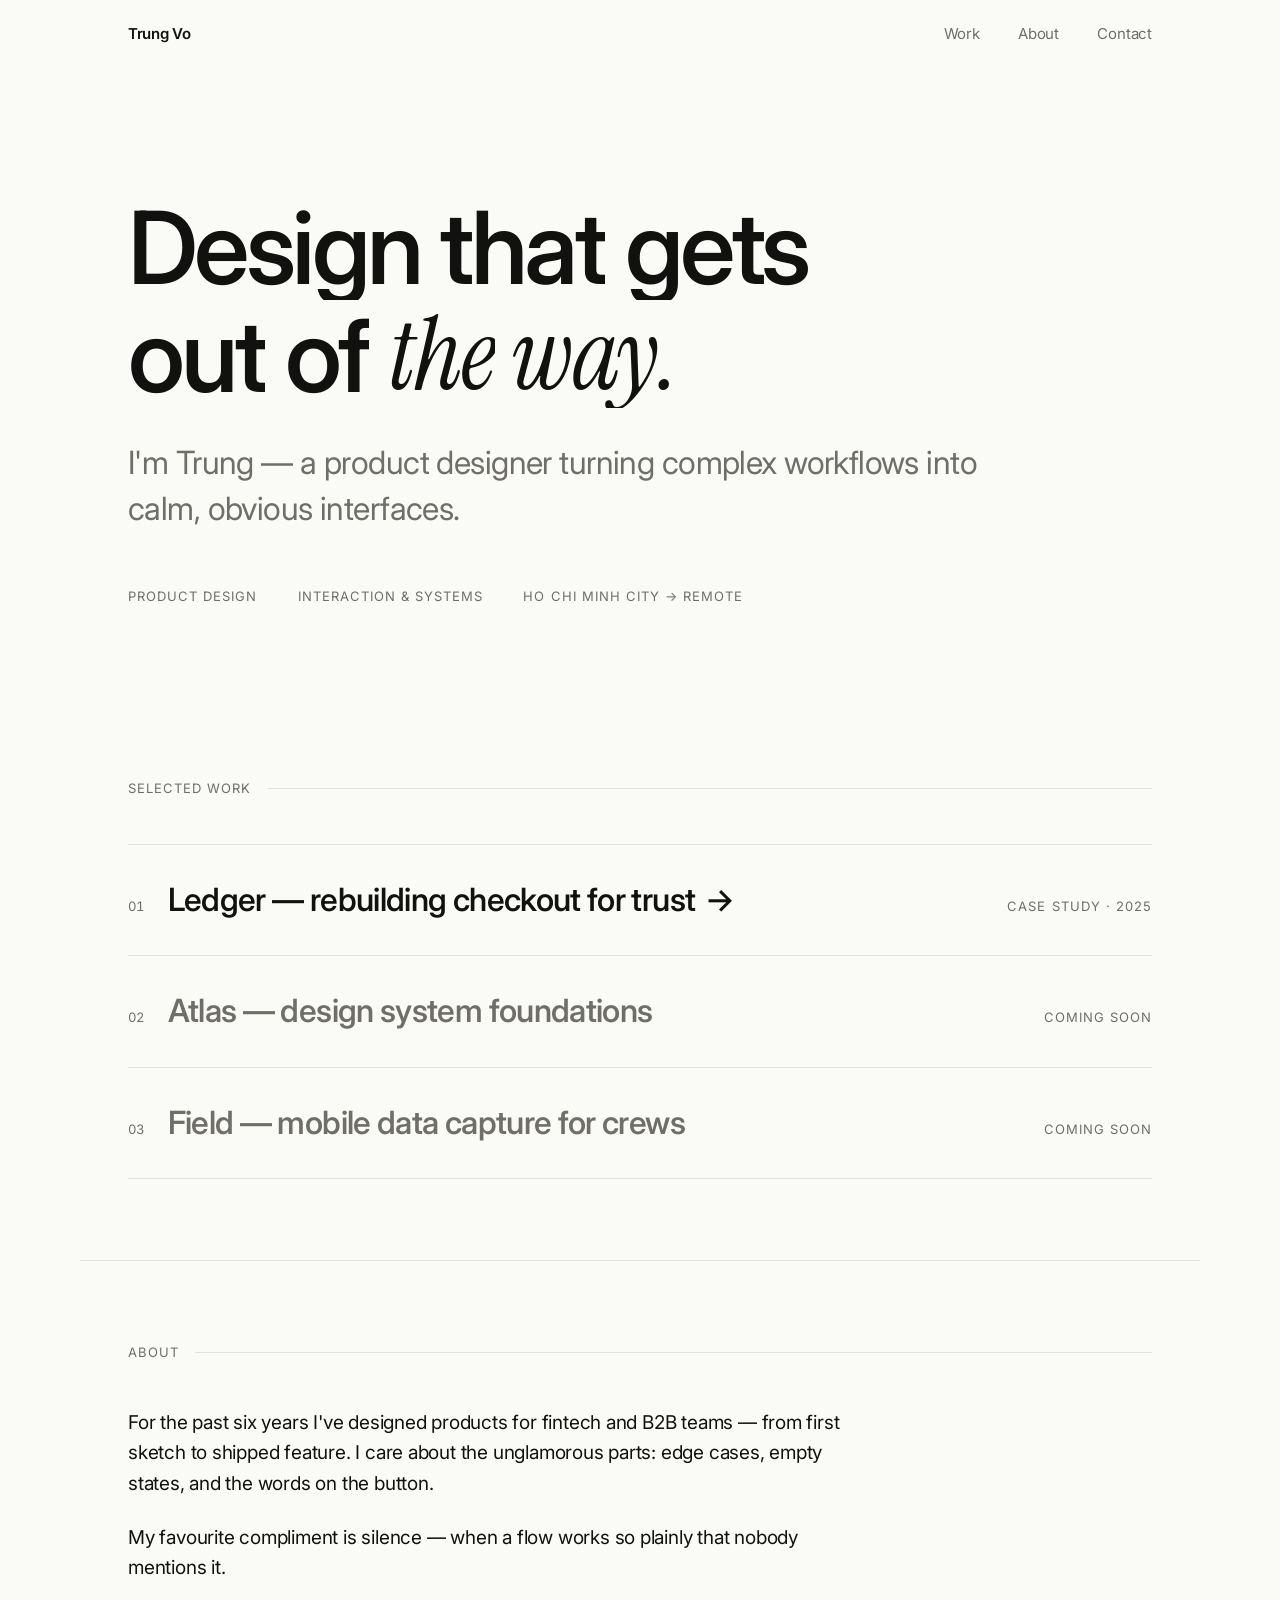
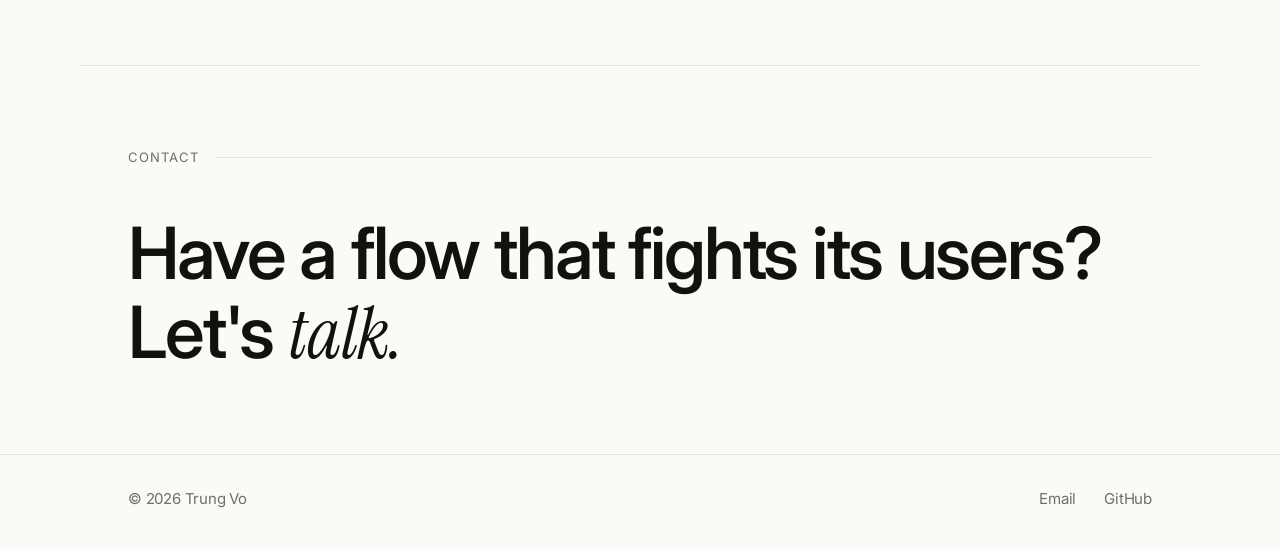
<file: case-study/index.html>
<!doctype html>
<html lang="en">
<head>
  <meta charset="utf-8">
  <meta name="viewport" content="width=device-width, initial-scale=1">
  <meta name="description" content="Trung Vo — product designer crafting calm, useful interfaces. Selected work and case studies.">
  <meta name="view-transition" content="same-origin">
  <title>Trung Vo — Product Designer</title>

  <script>document.documentElement.classList.add("js")</script>

  <link rel="preconnect" href="https://fonts.googleapis.com">
  <link rel="preconnect" href="https://fonts.gstatic.com" crossorigin>
  <link href="https://fonts.googleapis.com/css2?family=Inter:opsz,wght@14..32,400..650&family=Instrument+Serif:ital@1&display=swap" rel="stylesheet">

  <link rel="stylesheet" href="styles.css">
</head>
<body>
  <a class="skip-link" href="#main">Skip to content</a>

  <header class="site-header" data-header>
    <div class="container">
      <a class="wordmark" href="index.html">Trung Vo</a>
      <nav class="site-nav" aria-label="Primary">
        <a class="u-link" href="#work">Work</a>
        <a class="u-link" href="#about">About</a>
        <a class="u-link" href="mailto:trungvanvo.823@gmail.com">Contact</a>
      </nav>
    </div>
  </header>

  <main id="main">

    <section class="hero container">
      <h1 data-split>Design that gets out of <em class="serif">the way.</em></h1>
      <p class="lede" data-split data-delay="0.25">
        I'm Trung — a product designer turning complex workflows into calm, obvious interfaces.
      </p>
      <div class="hero-meta">
        <span data-split data-delay="0.5">Product Design</span>
        <span data-split data-delay="0.56">Interaction &amp; Systems</span>
        <span data-split data-delay="0.62">Ho Chi Minh City → Remote</span>
      </div>
    </section>

    <section class="section container" id="work">
      <p class="kicker" data-reveal>Selected work</p>
      <ul class="work-list">
        <li class="work-row" data-reveal>
          <a href="case-study.html">
            <span class="num">01</span>
            <span class="title">Ledger — rebuilding checkout for trust<span class="arrow" aria-hidden="true">→</span></span>
            <span class="tag">Case study · 2025</span>
          </a>
        </li>
        <li class="work-row is-soon" data-reveal style="--d:.08s">
          <a href="#" aria-disabled="true" tabindex="-1">
            <span class="num">02</span>
            <span class="title">Atlas — design system foundations</span>
            <span class="tag">Coming soon</span>
          </a>
        </li>
        <li class="work-row is-soon" data-reveal style="--d:.16s">
          <a href="#" aria-disabled="true" tabindex="-1">
            <span class="num">03</span>
            <span class="title">Field — mobile data capture for crews</span>
            <span class="tag">Coming soon</span>
          </a>
        </li>
      </ul>
    </section>

    <section class="section container" id="about">
      <p class="kicker" data-reveal>About</p>
      <div class="prose" data-reveal style="--d:.08s">
        <p>
          For the past six years I've designed products for fintech and B2B teams —
          from first sketch to shipped feature. I care about the unglamorous parts:
          edge cases, empty states, and the words on the button.
        </p>
        <p>
          My favourite compliment is silence — when a flow works so plainly
          that nobody mentions it.
        </p>
      </div>
    </section>

    <section class="section container" id="contact">
      <p class="kicker" data-reveal>Contact</p>
      <p class="contact-line" data-reveal style="--d:.08s">
        Have a flow that fights its users?<br>
        <a class="u-link" href="mailto:trungvanvo.823@gmail.com">Let's <em class="serif">talk.</em></a>
      </p>
    </section>

  </main>

  <footer class="site-footer">
    <div class="container">
      <span>© 2026 Trung Vo</span>
      <nav aria-label="Footer">
        <a class="u-link" href="mailto:trungvanvo.823@gmail.com">Email</a>
        <a class="u-link" href="https://github.com/trungvo-ux" rel="noopener">GitHub</a>
      </nav>
    </div>
  </footer>

  <script src="script.js" defer></script>
</body>
</html>
</file>
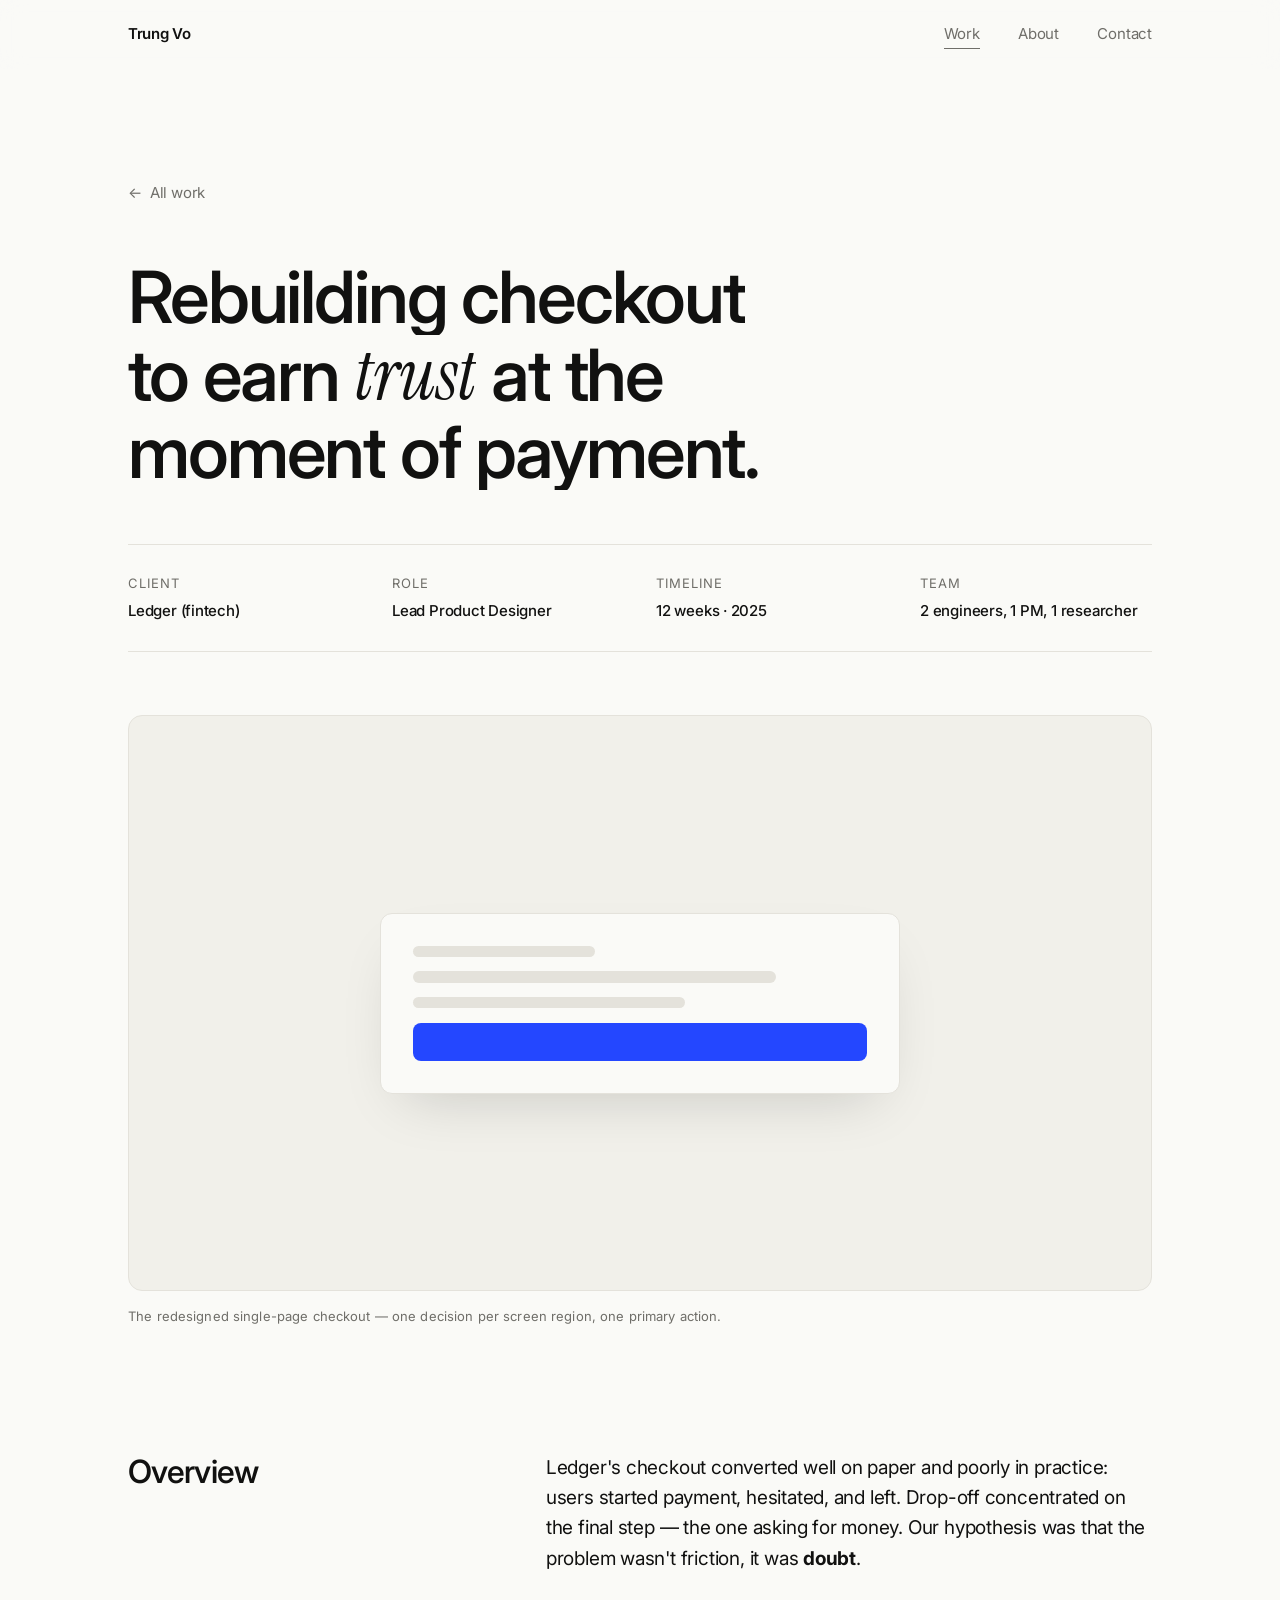
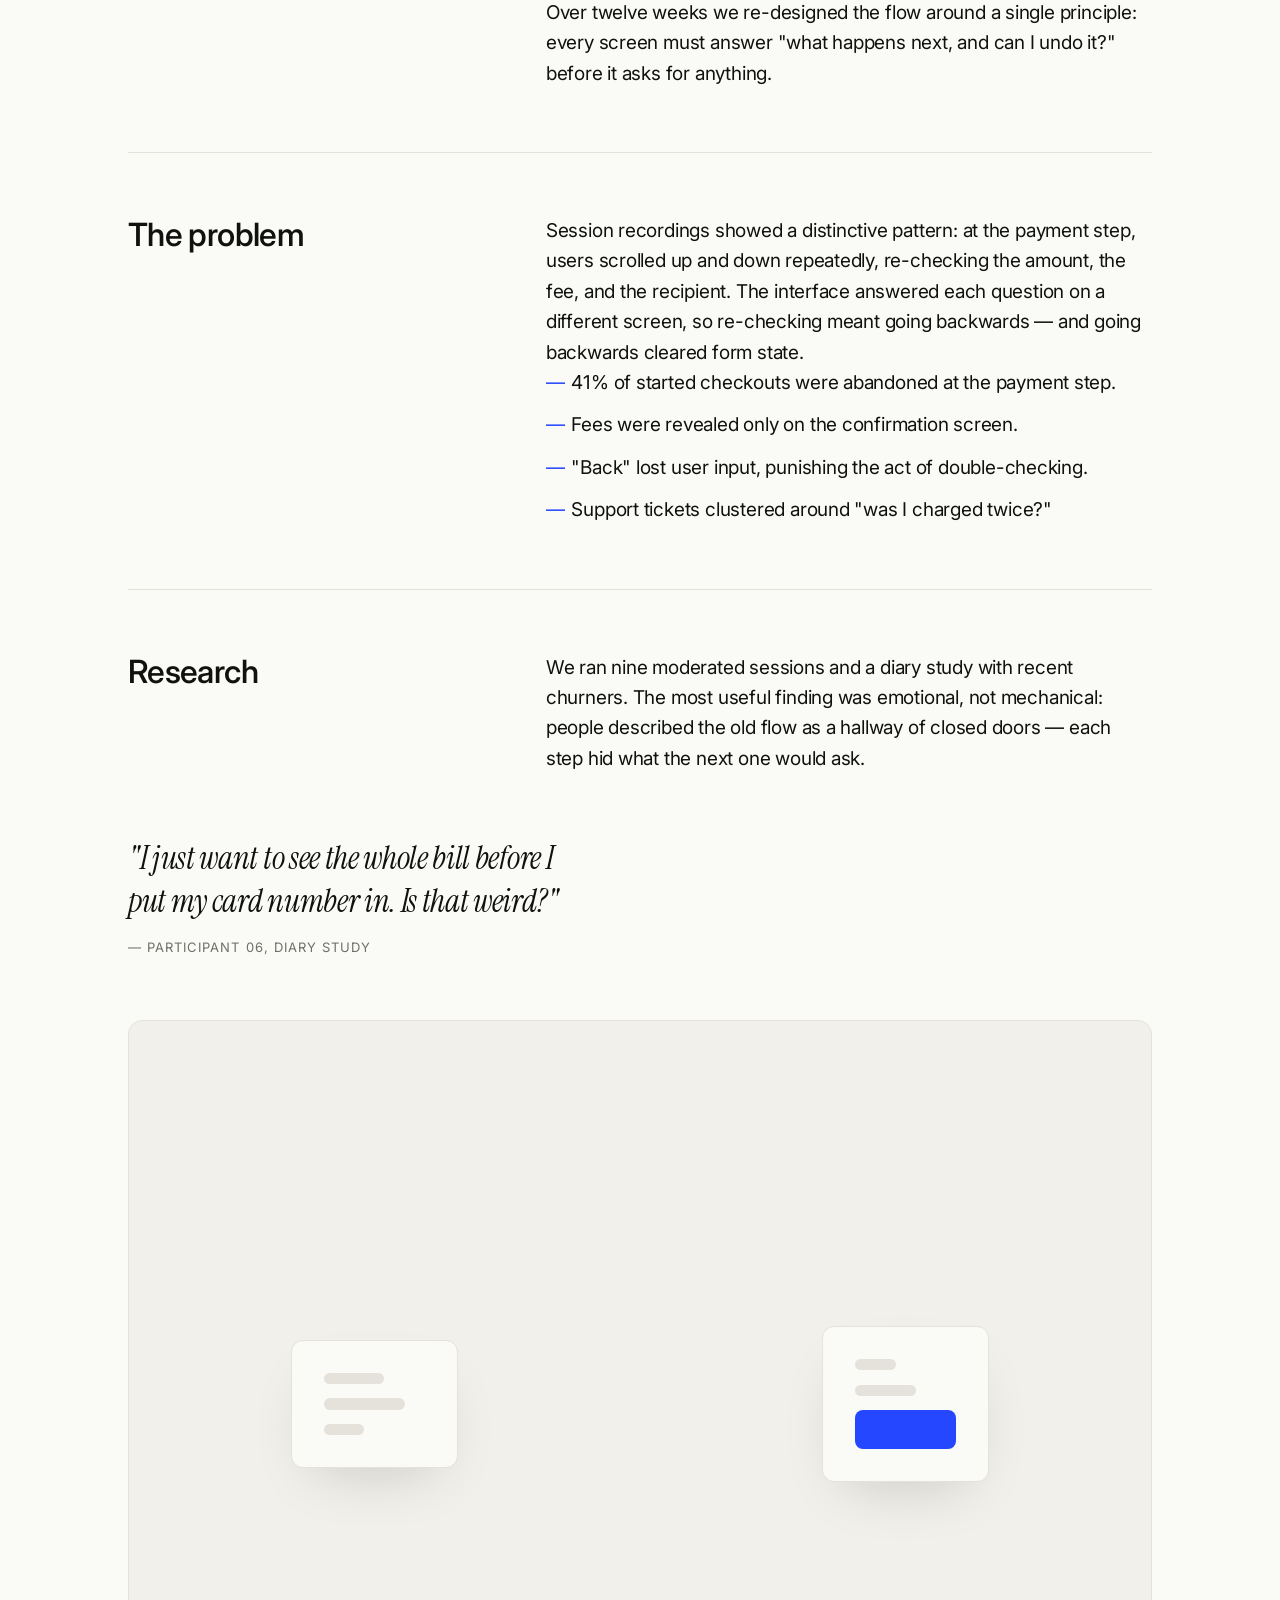
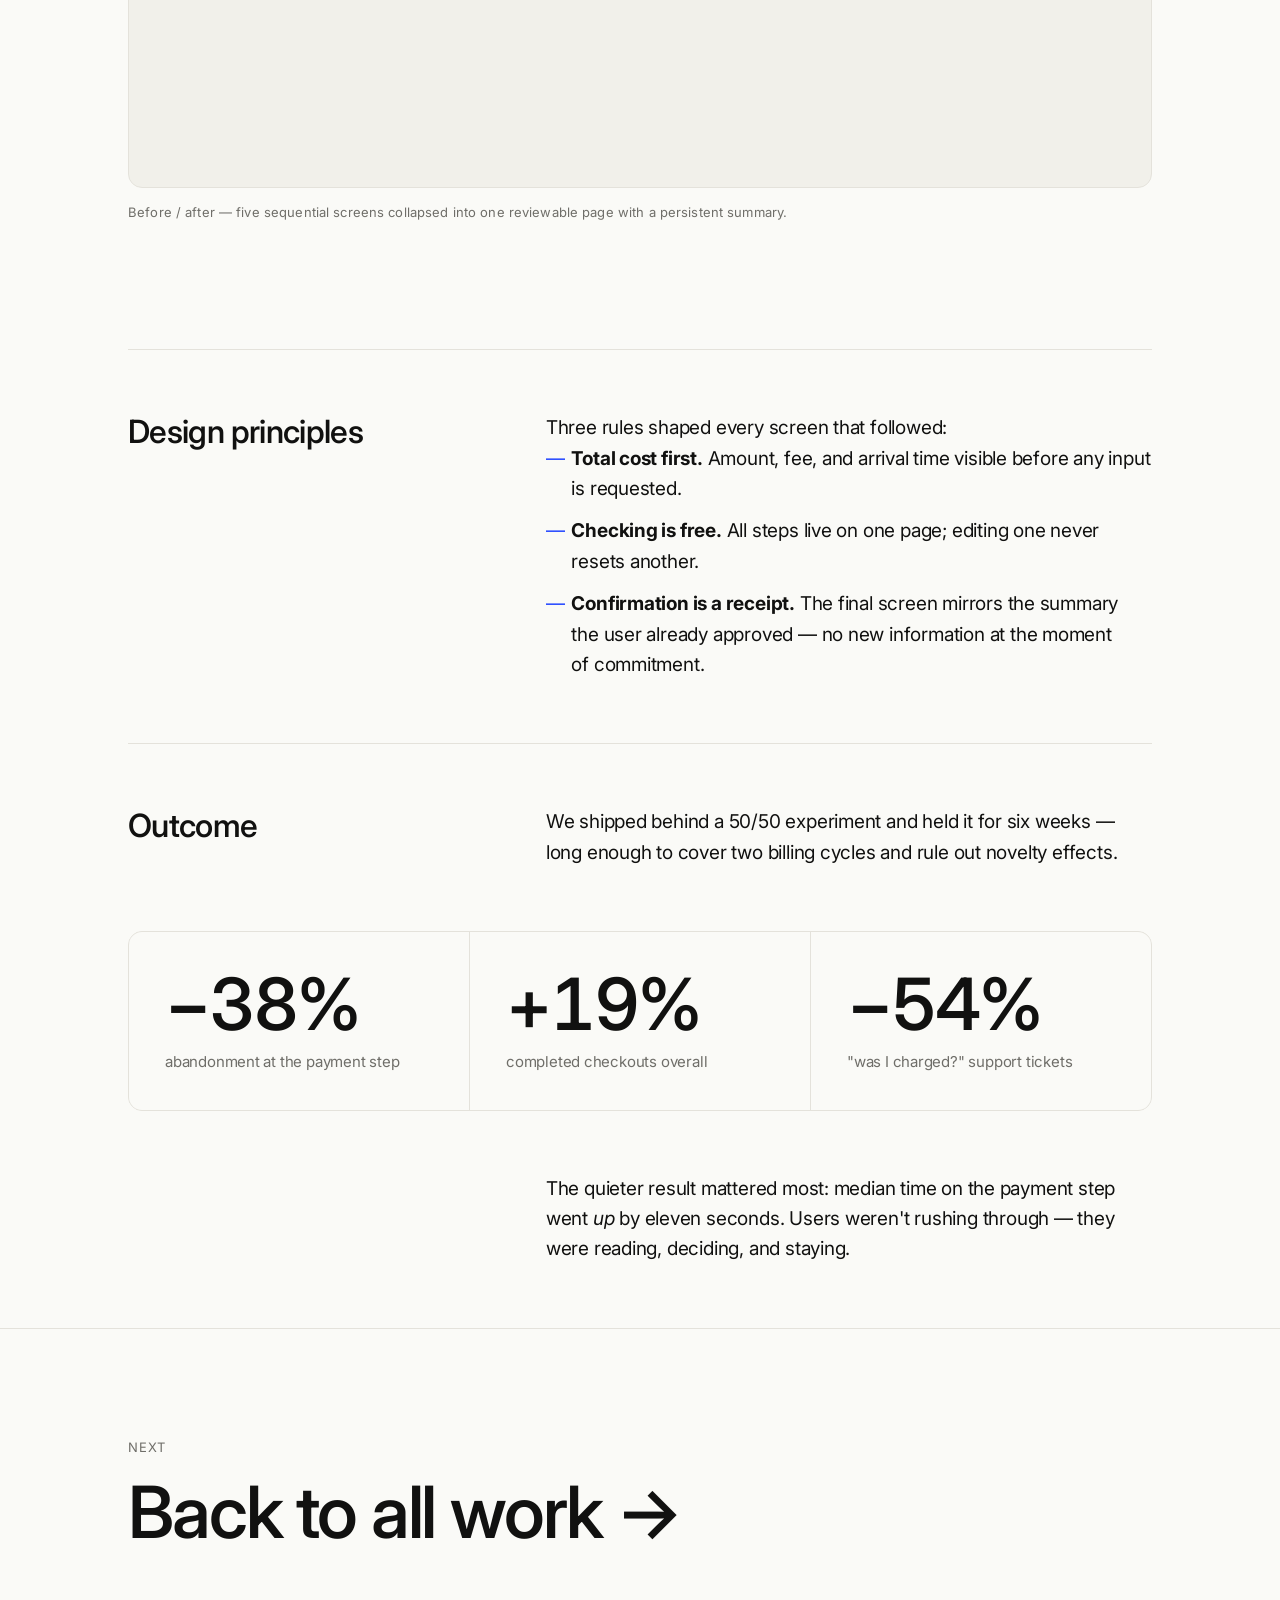
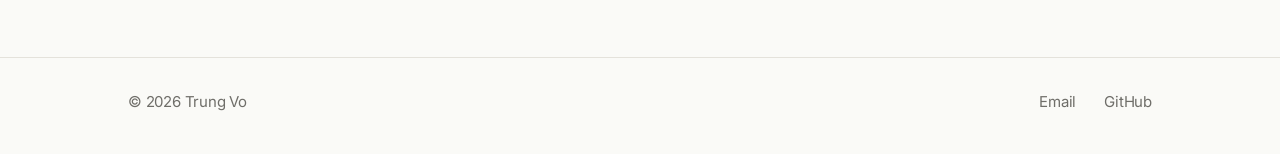
<file: case-study/case-study.html>
<!doctype html>
<html lang="en">
<head>
  <meta charset="utf-8">
  <meta name="viewport" content="width=device-width, initial-scale=1">
  <meta name="description" content="Case study — rebuilding Ledger's checkout to earn trust at the moment of payment. Research, process, and measured results.">
  <meta name="view-transition" content="same-origin">
  <title>Ledger — Rebuilding checkout for trust · Trung Vo</title>

  <script>document.documentElement.classList.add("js")</script>

  <link rel="preconnect" href="https://fonts.googleapis.com">
  <link rel="preconnect" href="https://fonts.gstatic.com" crossorigin>
  <link href="https://fonts.googleapis.com/css2?family=Inter:opsz,wght@14..32,400..650&family=Instrument+Serif:ital@1&display=swap" rel="stylesheet">

  <link rel="stylesheet" href="styles.css">
</head>
<body>
  <a class="skip-link" href="#main">Skip to content</a>
  <div class="progress" data-progress aria-hidden="true"></div>

  <header class="site-header" data-header>
    <div class="container">
      <a class="wordmark" href="index.html">Trung Vo</a>
      <nav class="site-nav" aria-label="Primary">
        <a class="u-link" href="index.html#work" aria-current="page">Work</a>
        <a class="u-link" href="index.html#about">About</a>
        <a class="u-link" href="mailto:trungvanvo.823@gmail.com">Contact</a>
      </nav>
    </div>
  </header>

  <main id="main">

    <header class="cs-hero container">
      <a class="back" href="index.html#work">
        <span aria-hidden="true">←</span> All work
      </a>
      <h1 data-split>Rebuilding checkout to earn <em class="serif">trust</em> at the moment of payment.</h1>

      <dl class="cs-meta" data-reveal>
        <div>
          <dt>Client</dt>
          <dd>Ledger (fintech)</dd>
        </div>
        <div>
          <dt>Role</dt>
          <dd>Lead Product Designer</dd>
        </div>
        <div>
          <dt>Timeline</dt>
          <dd>12 weeks · 2025</dd>
        </div>
        <div>
          <dt>Team</dt>
          <dd>2 engineers, 1 PM, 1 researcher</dd>
        </div>
      </dl>
    </header>

    <div class="container">
      <figure class="figure" data-reveal>
        <div class="frame">
          <div class="mock">
            <div class="card" role="presentation">
              <div class="bar w-40"></div>
              <div class="bar w-80"></div>
              <div class="bar w-60"></div>
              <div class="bar accent"></div>
            </div>
          </div>
        </div>
        <figcaption>The redesigned single-page checkout — one decision per screen region, one primary action.</figcaption>
      </figure>
    </div>

    <article class="cs-body container">

      <section class="cs-section">
        <div class="cs-grid">
          <h2 data-reveal>Overview</h2>
          <div class="prose" data-reveal style="--d:.08s">
            <p>
              Ledger's checkout converted well on paper and poorly in practice:
              users started payment, hesitated, and left. Drop-off concentrated on the
              final step — the one asking for money. Our hypothesis was that the
              problem wasn't friction, it was <strong>doubt</strong>.
            </p>
            <p>
              Over twelve weeks we re-designed the flow around a single principle:
              every screen must answer "what happens next, and can I undo it?"
              before it asks for anything.
            </p>
          </div>
        </div>
      </section>

      <section class="cs-section">
        <div class="cs-grid">
          <h2 data-reveal>The problem</h2>
          <div class="prose" data-reveal style="--d:.08s">
            <p>
              Session recordings showed a distinctive pattern: at the payment step,
              users scrolled up and down repeatedly, re-checking the amount, the fee,
              and the recipient. The interface answered each question on a different
              screen, so re-checking meant going backwards — and going backwards
              cleared form state.
            </p>
            <ul class="checks">
              <li>41% of started checkouts were abandoned at the payment step.</li>
              <li>Fees were revealed only on the confirmation screen.</li>
              <li>"Back" lost user input, punishing the act of double-checking.</li>
              <li>Support tickets clustered around "was I charged twice?"</li>
            </ul>
          </div>
        </div>
      </section>

      <section class="cs-section">
        <div class="cs-grid">
          <h2 data-reveal>Research</h2>
          <div class="prose" data-reveal style="--d:.08s">
            <p>
              We ran nine moderated sessions and a diary study with recent churners.
              The most useful finding was emotional, not mechanical: people described
              the old flow as a hallway of closed doors — each step hid what the
              next one would ask.
            </p>
          </div>
        </div>

        <blockquote class="pull-quote" data-reveal>
          "I just want to see the whole bill before I put my card number in.
          Is that weird?"
          <cite>— Participant 06, diary study</cite>
        </blockquote>

        <figure class="figure is-tall" data-reveal>
          <div class="frame">
            <div class="mock is-duo">
              <div class="card" role="presentation">
                <div class="bar w-60"></div>
                <div class="bar w-80"></div>
                <div class="bar w-40"></div>
              </div>
              <div class="card" role="presentation">
                <div class="bar w-40"></div>
                <div class="bar w-60"></div>
                <div class="bar accent"></div>
              </div>
            </div>
          </div>
          <figcaption>Before / after — five sequential screens collapsed into one reviewable page with a persistent summary.</figcaption>
        </figure>
      </section>

      <section class="cs-section">
        <div class="cs-grid">
          <h2 data-reveal>Design principles</h2>
          <div class="prose" data-reveal style="--d:.08s">
            <p>Three rules shaped every screen that followed:</p>
            <ul class="checks">
              <li><strong>Total cost first.</strong> Amount, fee, and arrival time visible before any input is requested.</li>
              <li><strong>Checking is free.</strong> All steps live on one page; editing one never resets another.</li>
              <li><strong>Confirmation is a receipt.</strong> The final screen mirrors the summary the user already approved — no new information at the moment of commitment.</li>
            </ul>
          </div>
        </div>
      </section>

      <section class="cs-section">
        <div class="cs-grid">
          <h2 data-reveal>Outcome</h2>
          <div class="prose" data-reveal style="--d:.08s">
            <p>
              We shipped behind a 50/50 experiment and held it for six weeks —
              long enough to cover two billing cycles and rule out novelty effects.
            </p>
          </div>
        </div>

        <div class="stat-row" data-reveal>
          <div class="stat">
            <p class="value">−38%</p>
            <p class="label">abandonment at the payment step</p>
          </div>
          <div class="stat">
            <p class="value">+19%</p>
            <p class="label">completed checkouts overall</p>
          </div>
          <div class="stat">
            <p class="value">−54%</p>
            <p class="label">"was I charged?" support tickets</p>
          </div>
        </div>

        <div class="cs-grid">
          <div aria-hidden="true"></div>
          <div class="prose" data-reveal>
            <p>
              The quieter result mattered most: median time on the payment step went
              <em>up</em> by eleven seconds. Users weren't rushing through —
              they were reading, deciding, and staying.
            </p>
          </div>
        </div>
      </section>

    </article>

    <section class="next">
      <div class="container">
        <a href="index.html#work" data-reveal>
          <p class="label">Next</p>
          <p class="title">Back to all work <span class="arrow" aria-hidden="true">→</span></p>
        </a>
      </div>
    </section>

  </main>

  <footer class="site-footer">
    <div class="container">
      <span>© 2026 Trung Vo</span>
      <nav aria-label="Footer">
        <a class="u-link" href="mailto:trungvanvo.823@gmail.com">Email</a>
        <a class="u-link" href="https://github.com/trungvo-ux" rel="noopener">GitHub</a>
      </nav>
    </div>
  </footer>

  <script src="script.js" defer></script>
</body>
</html>
</file>
<file: case-study/styles.css>
/* ------------------------------------------------------------------
   Minimal portfolio — design tokens & base
   Type: Inter (UI) + Instrument Serif (display accents)
   Motion: expo-out reveals, respectful of prefers-reduced-motion
------------------------------------------------------------------- */

:root {
  --bg: #fafaf7;
  --ink: #111110;
  --ink-2: #6f6e69;
  --line: #e4e2db;
  --accent: #2447ff;
  --surface: #f1f0ea;

  --font-sans: "Inter", -apple-system, BlinkMacSystemFont, "Segoe UI", sans-serif;
  --font-serif: "Instrument Serif", Georgia, serif;

  --w-max: 1120px;
  --gutter: clamp(1.25rem, 4vw, 3rem);

  --ease-out: cubic-bezier(0.16, 1, 0.3, 1);
  --dur: 0.9s;

  --text-xs: 0.8125rem;
  --text-sm: 0.9375rem;
  --text-md: clamp(1.0625rem, 1rem + 0.3vw, 1.1875rem);
  --text-lg: clamp(1.375rem, 1.1rem + 1.2vw, 2rem);
  --text-xl: clamp(2.25rem, 1.4rem + 4vw, 4.5rem);
  --text-2xl: clamp(2.75rem, 1.5rem + 6vw, 6.5rem);
}

@media (prefers-color-scheme: dark) {
  :root {
    --bg: #131312;
    --ink: #f2f1ec;
    --ink-2: #94928a;
    --line: #2a2a27;
    --accent: #7e96ff;
    --surface: #1c1c1a;
  }
}

/* soft cross-fade between pages (progressive enhancement) */
@view-transition { navigation: auto; }
::view-transition-old(root),
::view-transition-new(root) {
  animation-duration: 0.35s;
  animation-timing-function: ease;
}

* { box-sizing: border-box; margin: 0; padding: 0; }

html {
  scroll-behavior: smooth;
  -webkit-text-size-adjust: 100%;
}

body {
  font-family: var(--font-sans);
  font-size: var(--text-md);
  line-height: 1.6;
  letter-spacing: -0.011em;
  color: var(--ink);
  background: var(--bg);
  -webkit-font-smoothing: antialiased;
  text-rendering: optimizeLegibility;
}

::selection { background: var(--accent); color: #fff; }

img, svg { display: block; max-width: 100%; }

a {
  color: inherit;
  text-decoration: none;
}

:focus-visible {
  outline: 2px solid var(--accent);
  outline-offset: 4px;
  border-radius: 2px;
}

.container {
  max-width: var(--w-max);
  margin-inline: auto;
  padding-inline: var(--gutter);
}

.serif {
  font-family: var(--font-serif);
  font-style: italic;
  font-weight: 400;
  letter-spacing: -0.01em;
}

/* ---------- skip link ---------- */

.skip-link {
  position: absolute;
  top: -100%;
  left: var(--gutter);
  z-index: 100;
  padding: 0.5rem 1rem;
  background: var(--ink);
  color: var(--bg);
  font-size: var(--text-sm);
  border-radius: 0 0 6px 6px;
  transition: top 0.2s var(--ease-out);
}
.skip-link:focus { top: 0; }

/* ---------- header ---------- */

.site-header {
  position: sticky;
  top: 0;
  z-index: 50;
  background: color-mix(in srgb, var(--bg) 84%, transparent);
  backdrop-filter: blur(12px);
  -webkit-backdrop-filter: blur(12px);
  border-bottom: 1px solid transparent;
  transition: border-color 0.4s ease;
}
.site-header.is-scrolled { border-bottom-color: var(--line); }

.site-header .container {
  display: flex;
  align-items: center;
  justify-content: space-between;
  height: 4.25rem;
}

.wordmark {
  font-size: var(--text-sm);
  font-weight: 600;
  letter-spacing: -0.02em;
}

.site-nav {
  display: flex;
  gap: clamp(1.25rem, 3vw, 2.5rem);
  font-size: var(--text-sm);
  color: var(--ink-2);
}

/* link underline that draws in from the left */
.u-link {
  position: relative;
  transition: color 0.3s ease;
}
.u-link::after {
  content: "";
  position: absolute;
  left: 0;
  bottom: -3px;
  width: 100%;
  height: 1px;
  background: currentColor;
  transform: scaleX(0);
  transform-origin: right center;
  transition: transform 0.45s var(--ease-out);
}
.u-link:hover { color: var(--ink); }
.u-link:hover::after,
.u-link[aria-current]::after {
  transform: scaleX(1);
  transform-origin: left center;
}

/* ---------- reading progress (case study) ---------- */

.progress {
  position: fixed;
  inset: 0 0 auto 0;
  z-index: 60;
  height: 2px;
  background: var(--accent);
  transform: scaleX(0);
  transform-origin: left center;
  pointer-events: none;
}

/* ---------- hero ---------- */

.hero {
  padding-block: clamp(5rem, 14vh, 9rem) clamp(4rem, 10vh, 7rem);
}

.hero h1 {
  font-size: var(--text-2xl);
  font-weight: 550;
  line-height: 1.04;
  letter-spacing: -0.035em;
  text-wrap: balance;
  max-width: 14ch;
}

.hero .lede {
  margin-top: 2rem;
  max-width: 44ch;
  font-size: var(--text-lg);
  line-height: 1.45;
  letter-spacing: -0.018em;
  color: var(--ink-2);
  text-wrap: pretty;
}

.hero-meta {
  display: flex;
  flex-wrap: wrap;
  gap: 0.5rem 2.5rem;
  margin-top: clamp(2.5rem, 6vh, 4rem);
  font-size: var(--text-xs);
  text-transform: uppercase;
  letter-spacing: 0.08em;
  color: var(--ink-2);
}

/* word-mask reveal: script.js wraps each word of [data-split] in an
   overflow-hidden mask so the rise survives any line wrapping.
   Hidden pre-split only when JS is running (html.js) to avoid FOUC. */
.js [data-split]:not(.is-split) { opacity: 0; }

.mask-w {
  display: inline-block;
  overflow: hidden;
  vertical-align: bottom;
}
.mask-w > .w {
  display: inline-block;
  transform: translateY(115%);
}
.is-loaded .mask-w > .w {
  animation: rise var(--dur) var(--ease-out) forwards;
  animation-delay: var(--d, 0s);
}
@keyframes rise {
  to { transform: translateY(0); }
}

/* ---------- section scaffolding ---------- */

.section {
  padding-block: clamp(3.5rem, 9vh, 6.5rem);
}

.section + .section { border-top: 1px solid var(--line); }

.kicker {
  display: flex;
  align-items: baseline;
  gap: 1rem;
  margin-bottom: clamp(2rem, 5vh, 3.5rem);
  font-size: var(--text-xs);
  text-transform: uppercase;
  letter-spacing: 0.08em;
  color: var(--ink-2);
}
.kicker::after {
  content: "";
  flex: 1;
  height: 1px;
  background: var(--line);
  align-self: center;
}

/* ---------- work index ---------- */

.work-list { list-style: none; }

.work-row {
  border-bottom: 1px solid var(--line);
}
.work-row:first-child { border-top: 1px solid var(--line); }

.work-row a {
  display: grid;
  grid-template-columns: auto 1fr auto;
  align-items: baseline;
  gap: 1.5rem;
  padding-block: clamp(1.5rem, 4vh, 2.25rem);
  transition: padding-left 0.5s var(--ease-out);
}
.work-row a:hover { padding-left: 0.75rem; }

.work-row .num {
  font-size: var(--text-xs);
  color: var(--ink-2);
  font-variant-numeric: tabular-nums;
}

.work-row .title {
  font-size: var(--text-lg);
  font-weight: 550;
  letter-spacing: -0.02em;
  line-height: 1.2;
}

.work-row .tag {
  font-size: var(--text-xs);
  text-transform: uppercase;
  letter-spacing: 0.08em;
  color: var(--ink-2);
  white-space: nowrap;
}

.work-row .arrow {
  display: inline-block;
  margin-left: 0.6rem;
  transition: transform 0.45s var(--ease-out);
}
.work-row a:hover .arrow { transform: translateX(6px); }

.work-row.is-soon a {
  pointer-events: none;
  color: var(--ink-2);
}

/* ---------- about / contact ---------- */

.prose {
  max-width: 62ch;
  text-wrap: pretty;
}
.prose p + p { margin-top: 1.25em; }
.prose a {
  color: var(--accent);
  border-bottom: 1px solid color-mix(in srgb, var(--accent) 35%, transparent);
  transition: border-color 0.3s ease;
}
.prose a:hover { border-bottom-color: var(--accent); }

.contact-line {
  font-size: var(--text-xl);
  font-weight: 550;
  letter-spacing: -0.03em;
  line-height: 1.1;
  text-wrap: balance;
}

/* ---------- footer ---------- */

.site-footer {
  border-top: 1px solid var(--line);
  padding-block: 2rem 2.5rem;
  font-size: var(--text-sm);
  color: var(--ink-2);
}
.site-footer .container {
  display: flex;
  flex-wrap: wrap;
  justify-content: space-between;
  gap: 0.75rem 2rem;
}
.site-footer nav { display: flex; gap: 1.75rem; }

/* ==================================================================
   Case study
================================================================== */

.cs-hero { padding-block: clamp(4.5rem, 12vh, 8rem) 0; }

.cs-hero .back {
  display: inline-flex;
  align-items: center;
  gap: 0.5rem;
  font-size: var(--text-sm);
  color: var(--ink-2);
  margin-bottom: clamp(2rem, 6vh, 3.5rem);
  transition: color 0.3s ease;
}
.cs-hero .back:hover { color: var(--ink); }

.cs-hero h1 {
  font-size: var(--text-xl);
  font-weight: 550;
  line-height: 1.06;
  letter-spacing: -0.03em;
  max-width: 18ch;
  text-wrap: balance;
}

.cs-meta {
  display: grid;
  grid-template-columns: repeat(auto-fit, minmax(9rem, 1fr));
  gap: 1.5rem 2rem;
  margin-top: clamp(2.5rem, 6vh, 4rem);
  padding-block: 1.75rem;
  border-block: 1px solid var(--line);
}
.cs-meta dt {
  font-size: var(--text-xs);
  text-transform: uppercase;
  letter-spacing: 0.08em;
  color: var(--ink-2);
  margin-bottom: 0.35rem;
}
.cs-meta dd { font-size: var(--text-sm); font-weight: 500; }

/* figures — abstract CSS compositions stand in for screens */

.figure {
  margin-block: clamp(2.5rem, 7vh, 4.5rem);
}
.figure .frame {
  position: relative;
  overflow: hidden;
  border-radius: 14px;
  background: var(--surface);
  border: 1px solid var(--line);
  aspect-ratio: 16 / 9;
}
.figure.is-tall .frame { aspect-ratio: 4 / 3; }
.figure figcaption {
  margin-top: 0.9rem;
  font-size: var(--text-xs);
  color: var(--ink-2);
  letter-spacing: 0.01em;
}

/* inner mock canvases */
.mock {
  position: absolute;
  inset: 0;
  display: grid;
  place-items: center;
}
.mock .card {
  width: min(62%, 520px);
  border-radius: 12px;
  background: var(--bg);
  border: 1px solid var(--line);
  box-shadow: 0 24px 60px -24px rgb(0 0 0 / 0.18);
  padding: clamp(1rem, 3vw, 2rem);
  display: grid;
  gap: 0.9rem;
}
.mock .bar {
  height: 0.7rem;
  border-radius: 99px;
  background: var(--line);
}
.mock .bar.w-60 { width: 60%; }
.mock .bar.w-40 { width: 40%; }
.mock .bar.w-80 { width: 80%; }
.mock .bar.accent { background: var(--accent); height: 2.4rem; border-radius: 8px; }

.mock.is-duo {
  gap: 4%;
  grid-auto-flow: column;
}
.mock.is-duo .card { width: clamp(160px, 34%, 320px); }

/* article body */

.cs-body {
  display: grid;
  grid-template-columns: minmax(0, 1fr);
  gap: 0;
}

.cs-section { padding-block: clamp(2.5rem, 7vh, 4.5rem); }
.cs-section + .cs-section { border-top: 1px solid var(--line); }

.cs-grid {
  display: grid;
  grid-template-columns: minmax(0, 1fr);
  gap: 2rem;
}
@media (min-width: 860px) {
  .cs-grid {
    grid-template-columns: minmax(0, 0.9fr) minmax(0, 1.6fr);
    gap: clamp(2rem, 6vw, 5rem);
  }
}

.cs-grid h2 {
  font-size: var(--text-lg);
  font-weight: 550;
  letter-spacing: -0.02em;
  line-height: 1.2;
  position: sticky;
  top: 5.5rem;
  align-self: start;
}

.stat-row {
  display: grid;
  grid-template-columns: repeat(auto-fit, minmax(10rem, 1fr));
  gap: 1px;
  background: var(--line);
  border: 1px solid var(--line);
  border-radius: 14px;
  overflow: hidden;
  margin-block: clamp(2.5rem, 7vh, 4rem);
}
.stat {
  background: var(--bg);
  padding: clamp(1.5rem, 4vw, 2.25rem);
}
.stat .value {
  font-size: var(--text-xl);
  font-weight: 550;
  letter-spacing: -0.03em;
  line-height: 1;
  font-variant-numeric: tabular-nums;
}
.stat .label {
  margin-top: 0.6rem;
  font-size: var(--text-sm);
  color: var(--ink-2);
}

.pull-quote {
  font-family: var(--font-serif);
  font-style: italic;
  font-size: var(--text-lg);
  line-height: 1.35;
  letter-spacing: -0.01em;
  max-width: 30ch;
  margin-block: clamp(2.5rem, 7vh, 4rem);
  text-wrap: balance;
}
.pull-quote cite {
  display: block;
  margin-top: 1rem;
  font-family: var(--font-sans);
  font-style: normal;
  font-size: var(--text-xs);
  text-transform: uppercase;
  letter-spacing: 0.08em;
  color: var(--ink-2);
}

ul.checks { list-style: none; display: grid; gap: 0.75rem; }
ul.checks li {
  position: relative;
  padding-left: 1.6rem;
}
ul.checks li::before {
  content: "—";
  position: absolute;
  left: 0;
  color: var(--accent);
}

/* next project */

.next {
  padding-block: clamp(4rem, 12vh, 7rem);
  border-top: 1px solid var(--line);
}
.next a {
  display: block;
}
.next .label {
  font-size: var(--text-xs);
  text-transform: uppercase;
  letter-spacing: 0.08em;
  color: var(--ink-2);
  margin-bottom: 1rem;
}
.next .title {
  font-size: var(--text-xl);
  font-weight: 550;
  letter-spacing: -0.03em;
  line-height: 1.05;
}
.next .arrow {
  display: inline-block;
  transition: transform 0.45s var(--ease-out);
}
.next a:hover .arrow { transform: translateX(10px); }

/* ==================================================================
   Scroll reveal
================================================================== */

[data-reveal] {
  opacity: 0;
  transform: translateY(24px);
  transition:
    opacity 0.8s var(--ease-out),
    transform 0.8s var(--ease-out);
  transition-delay: var(--d, 0s);
}
[data-reveal].is-visible {
  opacity: 1;
  transform: none;
}

/* figures get a gentle settle-scale on top of the fade */
.figure[data-reveal] .frame {
  transform: scale(1.02);
  transition: transform 1.1s var(--ease-out);
}
.figure[data-reveal].is-visible .frame { transform: scale(1); }

/* ==================================================================
   Reduced motion — collapse all animation to simple fades or none
================================================================== */

@media (prefers-reduced-motion: reduce) {
  html { scroll-behavior: auto; }

  ::view-transition-old(root),
  ::view-transition-new(root) { animation: none; }

  .js [data-split]:not(.is-split) { opacity: 1; }
  .mask-w > .w { transform: none; }
  .is-loaded .mask-w > .w { animation: none; }

  [data-reveal] {
    opacity: 1;
    transform: none;
    transition: none;
  }
  .figure[data-reveal] .frame { transform: none; transition: none; }

  .work-row a,
  .work-row .arrow,
  .next .arrow,
  .u-link::after { transition: none; }
}
</file>
